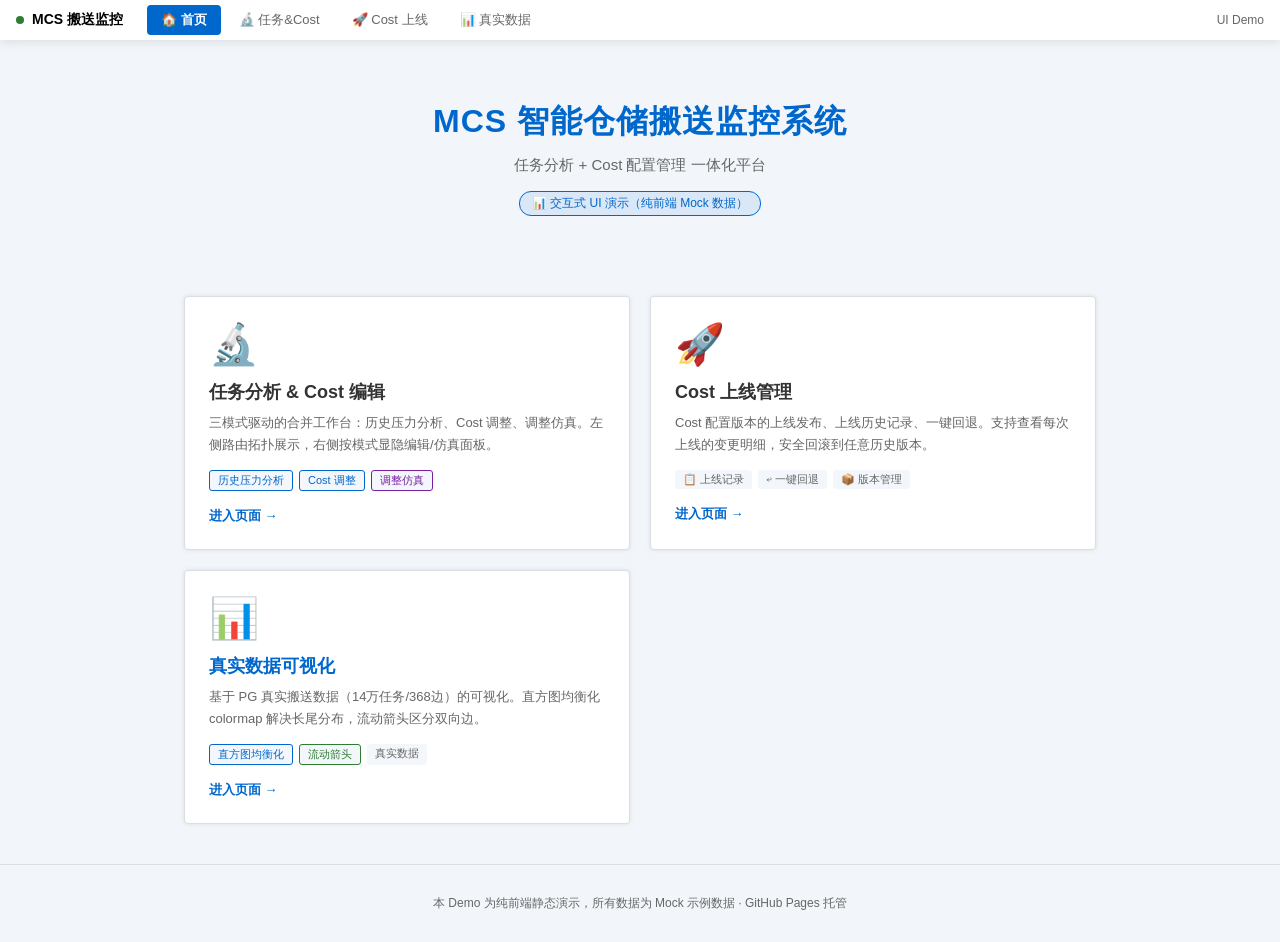
<file: index.html>
<!doctype html>
<html lang="zh-CN">
<head>
<meta charset="UTF-8" />
<meta name="viewport" content="width=device-width, initial-scale=1.0" />
<title>MCS 搬送监控系统 · UI Demo</title>
<link rel="stylesheet" href="assets/app.css" />
<link rel="stylesheet" href="assets/b19-components.css" />
<style>
  body { overflow: auto; height: auto; min-height: 100vh; }
  .hero {
    max-width: 960px;
    margin: 0 auto;
    padding: 60px 24px 40px;
    text-align: center;
  }
  .hero h1 {
    font-size: 32px;
    color: var(--accent);
    margin-bottom: 12px;
    letter-spacing: 1px;
  }
  .hero .subtitle { color: var(--text-dim); font-size: 15px; margin-bottom: 8px; }
  .hero .badge {
    display: inline-block;
    background: rgba(0,103,204,0.10);
    border: 1px solid var(--accent);
    color: var(--accent);
    padding: 3px 12px;
    border-radius: 12px;
    font-size: 12px;
    margin-top: 8px;
  }
  .cards {
    display: grid;
    grid-template-columns: repeat(auto-fit, minmax(340px, 1fr));
    gap: 20px;
    max-width: 960px;
    margin: 40px auto;
    padding: 0 24px;
  }
  .card {
    background: #fff;
    border: 1px solid #DBDEE3;
    border-radius: 4px;
    padding: 24px;
    text-decoration: none;
    color: inherit;
    transition: box-shadow 0.15s, border-color 0.15s;
    display: block;
    box-shadow: 0 0 4px 0 rgba(0,0,0,0.1);
  }
  .card:hover {
    border-color: #a3d3f5;
    box-shadow: 0 2px 12px rgba(0,103,204,0.15);
  }
  .card .icon { font-size: 40px; margin-bottom: 12px; }
  .card h2 { font-size: 18px; margin-bottom: 8px; color: #333; }
  .card h2.merged { color: #333; }
  .card h2.apply { color: #333; }
  .card p { color: var(--text-dim); font-size: 13px; line-height: 1.7; margin-bottom: 14px; }
  .card .tags { display: flex; gap: 6px; flex-wrap: wrap; }
  .card .tag {
    font-size: 11px;
    padding: 2px 8px;
    border-radius: 3px;
    background: var(--panel-2);
    color: var(--text-dim);
  }
  .card .tag.t-pressure { color: var(--mode-pressure); border:1px solid var(--mode-pressure); }
  .card .tag.t-cost { color: var(--mode-cost); border:1px solid var(--mode-cost); }
  .card .tag.t-sim { color: var(--mode-sim); border:1px solid var(--mode-sim); }
  .card .go {
    margin-top: 16px;
    color: var(--accent);
    font-size: 13px;
    font-weight: bold;
  }
  .footer {
    text-align: center;
    color: var(--text-dim);
    font-size: 12px;
    padding: 30px;
    border-top: 1px solid var(--border);
    margin-top: 40px;
  }
</style>
</head>
<body>
  <nav class="app-nav">
  <div class="logo"><span class="dot"></span>MCS 搬送监控</div>
   <div class="nav-links">
    <a class="active" href="index.html">🏠 首页</a>
    <a href="task-cost-merge.html">🔬 任务&amp;Cost</a>
    <a href="cost-apply.html">🚀 Cost 上线</a>
    <a href="real-viz.html">📊 真实数据</a>
   </div>
  <div class="spacer"></div>
  <div class="user">UI Demo</div>
</nav>

  <div class="hero">
    <h1>MCS 智能仓储搬送监控系统</h1>
    <div class="subtitle">任务分析 + Cost 配置管理 一体化平台</div>
    <div class="badge">📊 交互式 UI 演示（纯前端 Mock 数据）</div>
  </div>

  <div class="cards">
    <a class="card" href="task-cost-merge.html">
      <div class="icon">🔬</div>
      <h2 class="merged">任务分析 & Cost 编辑</h2>
      <p>三模式驱动的合并工作台：历史压力分析、Cost 调整、调整仿真。左侧路由拓扑展示，右侧按模式显隐编辑/仿真面板。</p>
      <div class="tags">
        <span class="tag t-pressure">历史压力分析</span>
        <span class="tag t-cost">Cost 调整</span>
        <span class="tag t-sim">调整仿真</span>
      </div>
      <div class="go">进入页面 →</div>
    </a>

    <a class="card" href="cost-apply.html">
      <div class="icon">🚀</div>
      <h2 class="apply">Cost 上线管理</h2>
      <p>Cost 配置版本的上线发布、上线历史记录、一键回退。支持查看每次上线的变更明细，安全回滚到任意历史版本。</p>
      <div class="tags">
        <span class="tag">📋 上线记录</span>
        <span class="tag">↩ 一键回退</span>
        <span class="tag">📦 版本管理</span>
      </div>
      <div class="go">进入页面 →</div>
    </a>

    <a class="card" href="real-viz.html">
      <div class="icon">📊</div>
      <h2 style="color:var(--mode-pressure)">真实数据可视化</h2>
      <p>基于 PG 真实搬送数据（14万任务/368边）的可视化。直方图均衡化 colormap 解决长尾分布，流动箭头区分双向边。</p>
      <div class="tags">
        <span class="tag" style="color:var(--mode-cost);border:1px solid var(--mode-cost)">直方图均衡化</span>
        <span class="tag" style="color:var(--success);border:1px solid var(--success)">流动箭头</span>
        <span class="tag">真实数据</span>
      </div>
      <div class="go">进入页面 →</div>
    </a>
  </div>

  <div class="footer">
    本 Demo 为纯前端静态演示，所有数据为 Mock 示例数据 · GitHub Pages 托管
  </div>
</body>
</html>
</file>
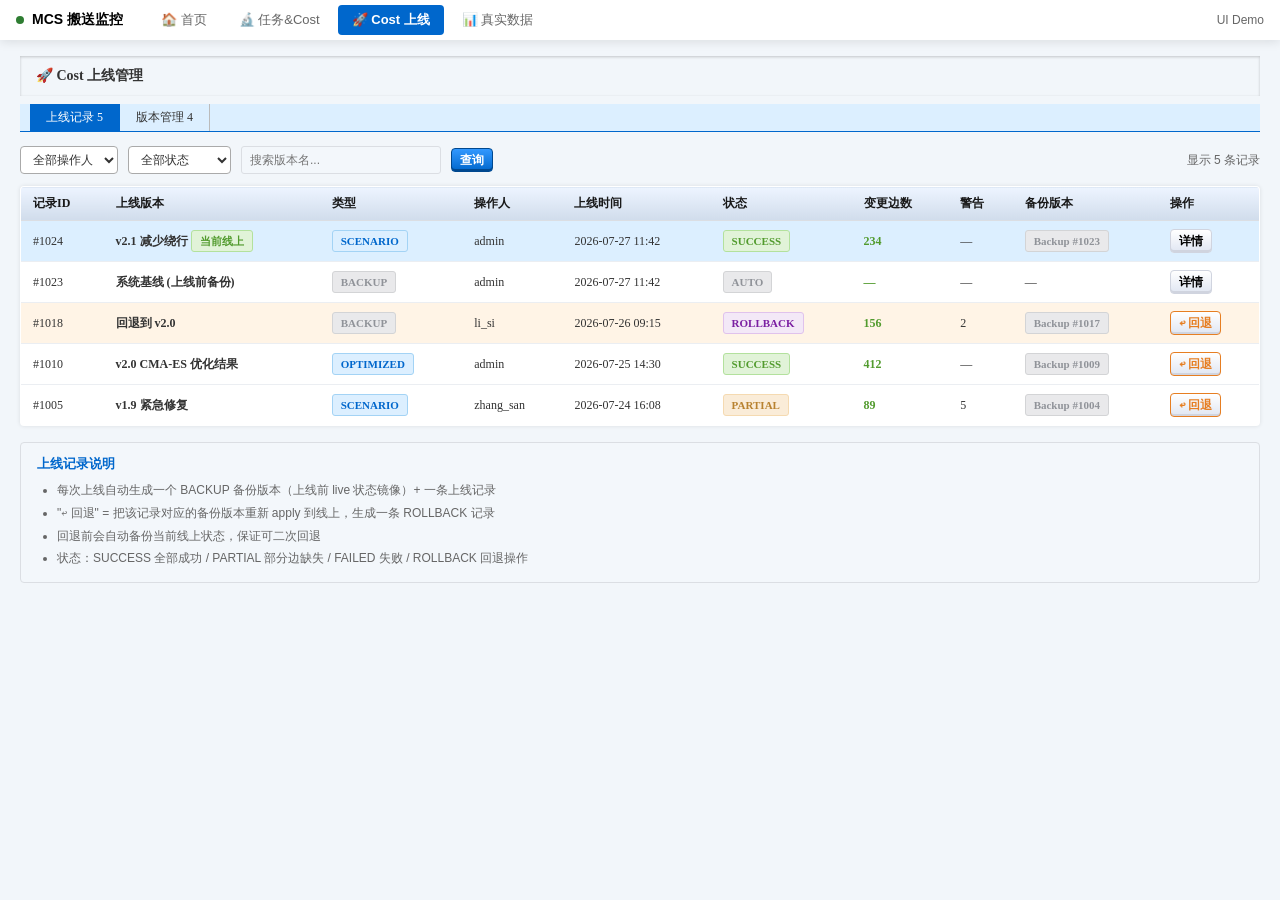
<file: cost-apply.html>
<!doctype html>
<html lang="zh-CN">
<head>
<meta charset="UTF-8" />
<meta name="viewport" content="width=device-width, initial-scale=1.0" />
<title>Cost 上线管理 · MCS</title>
<link rel="stylesheet" href="assets/app.css" />
<link rel="stylesheet" href="assets/b19-components.css" />
<style>
  body { overflow: auto; height: auto; min-height: 100vh; }
  .page-wrap { max-width: 1400px; margin: 0 auto; padding: 16px 20px 40px; }

  .toolbar-row { display: flex; gap: 10px; margin-bottom: 12px; align-items: center; flex-wrap: wrap; }

  .info-box { margin-top: 16px; padding: 12px 16px; background: #F3F7FB; border: 1px solid #DBDEE3; border-radius: 4px; }
  .info-box .ib-title { color: #0067CC; font-size: 13px; margin-bottom: 6px; font-weight: bold; }
  .info-box ul { color: #666; font-size: 12px; line-height: 1.9; padding-left: 20px; }

  /* 版本卡片网格 */
  .version-grid { display: grid; grid-template-columns: repeat(auto-fill, minmax(320px, 1fr)); gap: 14px; }
  .version-card { background: #fff; border: 1px solid #DBDEE3; border-radius: 4px; padding: 14px; box-shadow: 0 0 4px rgba(0,0,0,0.1); transition: box-shadow 0.15s; }
  .version-card:hover { box-shadow: 0 2px 10px rgba(0,103,204,0.18); border-color: #a3d3f5; }
  .version-card.current { border-color: #529b2e; border-width: 2px; }
  .vc-header { display: flex; justify-content: space-between; align-items: flex-start; margin-bottom: 10px; }
  .vc-name { font-weight: bold; font-size: 14px; color: #333; }
  .vc-meta { font-size: 11px; color: #666; margin: 3px 0; }
  .vc-actions { display: flex; gap: 6px; margin-top: 12px; padding-top: 10px; border-top: 1px solid #EBEEF2; }
  .vc-stat { display: flex; gap: 14px; margin: 8px 0; }
  .vc-stat .item { font-size: 11px; color: #666; }
  .vc-stat .item b { font-size: 16px; color: #0067CC; display: block; font-weight: 700; }
  .vc-stat .item.success b { color: #529b2e; }

  .target-box { background: #F3F7FB; padding: 10px 12px; border-radius: 4px; border-left: 3px solid #0067CC; margin: 12px 0; font-size: 13px; }
  .warn-box { background: #faecd8; border: 1px solid #f5dab1; border-radius: 4px; padding: 10px; margin: 12px 0; font-size: 12px; line-height: 1.6; color: #b88230; }
  .diff-preview { background: #F3F7FB; border: 1px solid #DBDEE3; border-radius: 4px; padding: 8px; max-height: 200px; overflow-y: auto; margin: 10px 0; font-family: Consolas, monospace; font-size: 11px; }
  .diff-row { display: flex; justify-content: space-between; padding: 3px 6px; }
  .diff-row:hover { background: #DCEFFF; }
  .diff-old { color: #D50201; }
  .diff-new { color: #529b2e; }

  .toast { position: fixed; top: 56px; left: 50%; transform: translateX(-50%); background: #529b2e; color: #fff; padding: 10px 22px; border-radius: 4px; font-size: 13px; z-index: 300; box-shadow: 0 4px 16px rgba(0,0,0,0.2); display: none; }
  .toast.show { display: block; }
</style>
</head>
<body>
<nav class="app-nav">
  <div class="logo"><span class="dot"></span>MCS 搬送监控</div>
   <div class="nav-links">
    <a href="index.html">🏠 首页</a>
    <a href="task-cost-merge.html">🔬 任务&amp;Cost</a>
    <a class="active" href="cost-apply.html">🚀 Cost 上线</a>
    <a href="real-viz.html">📊 真实数据</a>
   </div>
  <div class="spacer"></div>
  <div class="user">UI Demo</div>
</nav>

<div class="page-wrap">
  <div class="b19-page-title">🚀 Cost 上线管理</div>

  <div class="b19-tabs" style="margin-bottom:14px">
    <div class="b19-tab is-active" data-tab="records">上线记录 <span id="recCount">5</span></div>
    <div class="b19-tab" data-tab="versions">版本管理 <span>4</span></div>
  </div>

  <!-- ===== 上线记录 ===== -->
  <div id="tab-records">
    <div class="toolbar-row">
      <select class="b19-select" id="filterOperator">
        <option value="">全部操作人</option>
        <option>admin</option><option>li_si</option><option>zhang_san</option>
      </select>
      <select class="b19-select" id="filterStatus">
        <option value="">全部状态</option>
        <option>SUCCESS</option><option>PARTIAL</option><option>ROLLBACK</option>
      </select>
      <input type="text" class="b19-input" id="searchInput" placeholder="搜索版本名..." style="width:200px"/>
      <button class="b19-btn b19-btn-sm b19-btn-primary" onclick="applyFilter()">查询</button>
      <div style="flex:1"></div>
      <span style="color:#666;font-size:12px" id="recordHint">显示 5 条记录</span>
    </div>

    <table class="b19-table">
      <thead>
        <tr>
          <th>记录ID</th><th>上线版本</th><th>类型</th><th>操作人</th><th>上线时间</th>
          <th>状态</th><th>变更边数</th><th>警告</th><th>备份版本</th><th>操作</th>
        </tr>
      </thead>
      <tbody id="recordBody"></tbody>
    </table>

    <div class="info-box">
      <div class="ib-title">上线记录说明</div>
      <ul>
        <li>每次上线自动生成一个 BACKUP 备份版本（上线前 live 状态镜像）+ 一条上线记录</li>
        <li>"↩ 回退" = 把该记录对应的备份版本重新 apply 到线上，生成一条 ROLLBACK 记录</li>
        <li>回退前会自动备份当前线上状态，保证可二次回退</li>
        <li>状态：SUCCESS 全部成功 / PARTIAL 部分边缺失 / FAILED 失败 / ROLLBACK 回退操作</li>
      </ul>
    </div>
  </div>

  <!-- ===== 版本管理 ===== -->
  <div id="tab-versions" style="display:none">
    <div class="toolbar-row">
      <button class="b19-btn b19-btn-sm b19-btn-primary" onclick="showToast('演示环境：新建版本功能在真实系统中从当前线上配置克隆')">+ 新建版本</button>
      <select class="b19-select" id="filterType">
        <option value="">全部类型</option><option>SCENARIO</option><option>BACKUP</option><option>OPTIMIZED</option>
      </select>
    </div>
    <div class="version-grid" id="versionGrid"></div>
  </div>
</div>

<!-- 回退弹窗（b19-modal） -->
<div class="b19-modal-mask" id="rollbackModal">
  <div class="b19-modal">
    <div class="b19-modal-header">
      <span>⚠️ 确认回退到历史版本？</span>
      <button class="b19-btn b19-btn-sm" onclick="closeModal()">✕</button>
    </div>
    <div class="b19-modal-body" id="modalBody"></div>
    <div class="b19-modal-footer">
      <button class="b19-btn b19-btn-sm" onclick="closeModal()">取消</button>
      <button class="b19-btn b19-btn-sm b19-btn-warn" onclick="confirmRollback()">⚠️ 确认回退</button>
    </div>
  </div>
</div>

<div class="toast" id="toast"></div>

<script>
const records = [
  { id:1024, version:'v2.1 减少绕行', type:'SCENARIO', operator:'admin', time:'2026-07-27 11:42', status:'SUCCESS', modified:234, warnings:0, backup:1023, current:true,
    details:[{s:'STK-C01',d:'MIFA-01',o:100,n:80},{s:'STK-D01',d:'MIFA-02',o:95,n:70}] },
  { id:1023, version:'系统基线 (上线前备份)', type:'BACKUP', operator:'admin', time:'2026-07-27 11:42', status:'AUTO', modified:0, warnings:0, backup:null, isBackup:true },
  { id:1018, version:'回退到 v2.0', type:'BACKUP', operator:'li_si', time:'2026-07-26 09:15', status:'ROLLBACK', modified:156, warnings:2, backup:1017,
    details:[{s:'STK-C01',d:'MIFA-01',o:80,n:100}] },
  { id:1010, version:'v2.0 CMA-ES 优化结果', type:'OPTIMIZED', operator:'admin', time:'2026-07-25 14:30', status:'SUCCESS', modified:412, warnings:0, backup:1009,
    details:[{s:'STK-A02',d:'MIFA-01',o:110,n:85}] },
  { id:1005, version:'v1.9 紧急修复', type:'SCENARIO', operator:'zhang_san', time:'2026-07-24 16:08', status:'PARTIAL', modified:89, warnings:5, backup:1004,
    details:[{s:'BUF-31C01',d:'BUF-31C02',o:135,n:120}] },
];
const versions = [
  { id:1, name:'v2.1 减少绕行', type:'SCENARIO', notes:'降低高频 STOCKER 边 cost，引导绕行', operator:'admin', time:'2026-07-27 11:42', modified:234, total:1567, current:true },
  { id:2, name:'v2.2 实验版本', type:'SCENARIO', notes:'测试用，尚未上线', operator:'admin', time:'2026-07-27 14:20', total:1567 },
  { id:3, name:'v2.0 CMA-ES 优化', type:'OPTIMIZED', notes:'算法自动优化生成', operator:'system', time:'2026-07-25 14:00', total:1567 },
  { id:4, name:'系统基线 (备份)', type:'BACKUP', notes:'#1024 上线前自动备份', operator:'admin', time:'2026-07-27 11:42', total:1567, isBackup:true },
];
let pendingRollbackId = null;

const tagMap = { SUCCESS:'success', PARTIAL:'warning', FAILED:'danger', ROLLBACK:'purple', AUTO:'info' };
const typeTagMap = { SCENARIO:'primary', BACKUP:'info', OPTIMIZED:'primary' };

function renderRecords(list) {
  const tbody = document.getElementById('recordBody');
  if (!list.length) { tbody.innerHTML = '<tr><td colspan="10" style="text-align:center;color:#999;padding:40px">无匹配记录</td></tr>'; return; }
  tbody.innerHTML = list.map(r => {
    const rowCls = r.current ? 'row-current' : (r.status==='ROLLBACK' ? 'row-rollback' : '');
    const statusTag = `<span class="b19-tag b19-tag-${tagMap[r.status]}">${r.status}</span>`;
    const typeTag = `<span class="b19-tag b19-tag-${typeTagMap[r.type]}">${r.type}</span>`;
    const currentBadge = r.current ? '<span class="b19-tag b19-tag-success">当前线上</span>' : '';
    const backupCell = r.backup ? `<span class="b19-tag b19-tag-info">Backup #${r.backup}</span>` : '—';
    const canRollback = r.backup !== null || r.status === 'ROLLBACK';
    const actionBtn = r.current
      ? `<button class="b19-btn b19-btn-sm" onclick="showRecordDetail(${r.id})">详情</button>`
      : (canRollback
        ? `<button class="b19-btn b19-btn-sm b19-btn-warn" onclick="openRollback(${r.id})">↩ 回退</button>`
        : `<button class="b19-btn b19-btn-sm" onclick="showRecordDetail(${r.id})">详情</button>`);
    return `<tr class="${rowCls}">
      <td>#${r.id}</td><td><b>${r.version}</b> ${currentBadge}</td><td>${typeTag}</td>
      <td>${r.operator}</td><td>${r.time}</td><td>${statusTag}</td>
      <td style="color:#529b2e;font-weight:bold">${r.modified||'—'}</td><td>${r.warnings||'—'}</td>
      <td>${backupCell}</td><td>${actionBtn}</td>
    </tr>`;
  }).join('');
  document.getElementById('recCount').textContent = list.length;
  document.getElementById('recordHint').textContent = `显示 ${list.length} 条记录`;
}

function applyFilter() {
  const op = document.getElementById('filterOperator').value;
  const st = document.getElementById('filterStatus').value;
  const kw = document.getElementById('searchInput').value.trim().toLowerCase();
  renderRecords(records.filter(r => (!op||r.operator===op) && (!st||r.status===st) && (!kw||r.version.toLowerCase().includes(kw))));
}

function showRecordDetail(id) {
  const r = records.find(x => x.id === id);
  showToast(`记录 #${id}：${r.version}（${r.status}），变更 ${r.modified} 条边`);
}

function openRollback(id) {
  const r = records.find(x => x.id === id);
  pendingRollbackId = id;
  const targetVer = r.status === 'ROLLBACK' ? r.version : (r.backup ? `Backup #${r.backup}` : r.version);
  const diffHtml = (r.details||[]).map(d => `<div class="diff-row"><span>${d.s} → ${d.d}</span><span><span class="diff-old">${d.o}</span> → <span class="diff-new">${d.n}</span></span></div>`).join('') || '<div style="text-align:center;color:#999;padding:12px">该备份为完整快照，回退将恢复全部边</div>';
  document.getElementById('modalBody').innerHTML = `
    <p>你即将把线上 Cost 配置 <b>回退到</b>：</p>
    <div class="target-box">📦 <b>${targetVer}</b><br><span style="color:#666;font-size:11px">来源于 ${r.time} 由 ${r.operator} 的${r.status==='ROLLBACK'?'回退':'上线'}操作</span></div>
    <div class="warn-box">⚠️ 回退会<b>覆盖当前线上</b>配置。系统会先自动备份当前状态（生成新 BACKUP），确保可再次回退。</div>
    <p>变更预览：</p>
    <div class="diff-preview">${diffHtml}<div style="text-align:center;color:#999;padding:4px">... 共 ${r.modified||'全部'} 条变更</div></div>`;
  document.getElementById('rollbackModal').classList.add('is-open');
}
function closeModal() { document.getElementById('rollbackModal').classList.remove('is-open'); pendingRollbackId = null; }
function confirmRollback() {
  const r = records.find(x => x.id === pendingRollbackId);
  closeModal();
  const newId = Math.max(...records.map(x=>x.id)) + 1;
  records.unshift({ id:newId, version:`回退到 ${r.version}`, type:'BACKUP', operator:'demo_user', time:new Date().toLocaleString('zh-CN',{hour12:false}).replace(/\//g,'-'), status:'ROLLBACK', modified:r.modified||0, warnings:0, backup:newId+1 });
  records.forEach(x => { if (x.id !== r.id) x.current = false; });
  applyFilter();
  showToast(`✅ 已回退到「${r.version}」，生成新记录 #${newId}，当前线上已更新`);
}

function renderVersions(list) {
  document.getElementById('versionGrid').innerHTML = list.map(v => {
    const cls = v.current ? 'current' : '';
    const currentBadge = v.current ? '<span class="b19-tag b19-tag-success">当前线上</span>' : '';
    const statMini = v.modified !== undefined
      ? `<div class="vc-stat"><div class="item success"><b>${v.modified}</b>变更边</div><div class="item"><b>${v.total}</b>总边数</div></div>`
      : `<div class="vc-stat"><div class="item"><b>${v.total}</b>总边数</div></div>`;
    let actions;
    if (v.current) actions = `<button class="b19-btn b19-btn-sm" style="flex:1" onclick="location.href='task-cost-merge.html'">查看详情</button><button class="b19-btn b19-btn-sm" disabled style="flex:1">已上线</button>`;
    else if (v.isBackup) actions = `<button class="b19-btn b19-btn-sm" style="flex:1" onclick="location.href='task-cost-merge.html'">查看详情</button><button class="b19-btn b19-btn-sm b19-btn-warn" style="flex:1" onclick="showToast('演示：回退到此备份版本')">↩ 回退到此</button>`;
    else actions = `<button class="b19-btn b19-btn-sm" style="flex:1" onclick="location.href='task-cost-merge.html'">编辑</button><button class="b19-btn b19-btn-sm b19-btn-primary" style="flex:1" onclick="showToast('演示：上线 ${v.name}')">🚀 上线</button>`;
    return `<div class="version-card ${cls}">
      <div class="vc-header"><div class="vc-name">${v.name} ${currentBadge}</div><span class="b19-tag b19-tag-${typeTagMap[v.type]}">${v.type}</span></div>
      <div class="vc-meta">📝 ${v.notes||'无备注'}</div>
      <div class="vc-meta">👤 ${v.operator} · 🕐 ${v.time}</div>
      ${statMini}
      <div class="vc-actions">${actions}</div>
    </div>`;
  }).join('');
}
document.getElementById('filterType').addEventListener('change', e => renderVersions(e.target.value ? versions.filter(v=>v.type===e.target.value) : versions));

document.querySelectorAll('.b19-tab').forEach(t => {
  t.addEventListener('click', () => {
    document.querySelectorAll('.b19-tab').forEach(x => x.classList.remove('is-active'));
    t.classList.add('is-active');
    const tab = t.dataset.tab;
    document.getElementById('tab-records').style.display = tab === 'records' ? '' : 'none';
    document.getElementById('tab-versions').style.display = tab === 'versions' ? '' : 'none';
  });
});

let toastTimer;
function showToast(msg) {
  const el = document.getElementById('toast');
  el.textContent = msg; el.classList.add('show');
  clearTimeout(toastTimer); toastTimer = setTimeout(() => el.classList.remove('show'), 3000);
}

renderRecords(records);
renderVersions(versions);
</script>
</body>
</html>
</file>
<file: assets/app.css>
/* ===== MCS Demo 共享样式（对齐 b19 浅色工业主题） ===== */
:root {
  --bg: #F2F6FA;            /* 页面背景（b19 主区域） */
  --panel: #FFFFFF;         /* 卡片/面板 */
  --panel-2: #F3F7FB;       /* 次级面板/表头底 */
  --border: #DBDEE3;        /* 卡片边框（b19 实线） */
  --text: #333333;          /* 主文字（b19） */
  --text-dim: #666666;      /* 次要文字 */
  --accent: #0067CC;        /* 主色（b19 primary） */
  --accent-2: #e67e22;      /* 强调橙 */
  --success: #2e7d32;
  --danger: #D50201;        /* b19 danger */
  --warn: #e67e22;
  --info: #0067CC;
  --mode-pressure: #0067CC;
  --mode-cost: #0067CC;
  --mode-sim: #7b1fa2;
  --rt-macro: #0067CC;
  --rt-micro: #2e7d32;
  --rt-planned: #e67e22;
  --rt-cost: #c62828;
}
* { box-sizing: border-box; margin: 0; padding: 0; }
html { height: 100vh; }
body {
  font-family: 'Microsoft YaHei', -apple-system, sans-serif;
  background: var(--bg);
  color: var(--text);
  height: 100vh;
  overflow: hidden;
  font-size: 13px;
}

/* ===== 全局顶部导航（b19 风格：白底 + 阴影 + 主色选中） ===== */
.app-nav {
  height: 40px;
  background: var(--panel);
  display: flex;
  align-items: center;
  padding: 0 16px;
  gap: 8px;
  box-shadow: 0 2px 10px rgba(0,0,0,0.10);
  flex-shrink: 0;
  position: relative;
  z-index: 50;
}
.app-nav .logo {
  font-weight: bold;
  color: #000;
  font-size: 14px;
  display: flex;
  align-items: center;
  gap: 8px;
  white-space: nowrap;
  margin-right: 16px;
}
.app-nav .logo .dot {
  width: 8px; height: 8px;
  background: var(--success);
  border-radius: 50%;
}
.app-nav .nav-links { display: flex; gap: 4px; }
.app-nav .nav-links a {
  color: var(--text-dim);
  padding: 6px 14px;
  border-radius: 4px;
  cursor: pointer;
  text-decoration: none;
  font-size: 13px;
  transition: all 0.15s;
}
.app-nav .nav-links a:hover { color: var(--accent); background: #DCEFFF; }
.app-nav .nav-links a.active { background: var(--accent); color: #fff; font-weight: bold; }
.app-nav .spacer { flex: 1; }
.app-nav .user { color: var(--text-dim); font-size: 12px; }

/* ===== 通用控件 ===== */
.field { display: flex; align-items: center; gap: 6px; color: var(--text-dim); font-size: 12px; }
.field label { white-space: nowrap; }
select, input[type="text"], input[type="number"] {
  background: var(--panel-2);
  border: 1px solid var(--border);
  color: var(--text);
  padding: 5px 8px;
  border-radius: 3px;
  font-size: 12px;
  outline: none;
  font-family: inherit;
}
select:focus, input:focus { border-color: var(--accent); }

.btn {
  background: linear-gradient(180deg,#FFFFFF 0%,#E0E6F2 100%);
  border: 1px solid #D0D4DF;
  color: #000;
  padding: 5px 12px;
  border-radius: 4px;
  cursor: pointer;
  font-size: 12px;
  transition: all 0.15s;
  font-family: inherit;
}
.btn:hover { border-color: var(--accent); color: var(--accent); }
.btn-primary { background: linear-gradient(180deg,#3399FF 0%,#0067CC 100%); color:#fff; border-color:#00488F; font-weight:bold;}
.btn-primary:hover { background:linear-gradient(180deg,#4da9ff 0%,#0077e0 100%); color:#fff;}
.btn-sm { padding: 3px 8px; font-size: 11px; }
.btn-danger { color: var(--danger); border-color: var(--danger); }
.btn-danger:hover { background: var(--danger); color:#fff;}
.btn-warn { color: var(--warn); border-color: var(--warn); }
.btn-warn:hover { background: var(--warn); color:#fff;}

.stat-pill {
  background: #DCEFFF;
  border: 1px solid var(--accent);
  color: var(--accent);
  padding: 4px 10px;
  border-radius: 12px;
  font-size: 11px;
  white-space: nowrap;
}

.hidden { display: none !important; }

/* 滚动条 */
::-webkit-scrollbar { width: 6px; height: 6px; }
::-webkit-scrollbar-thumb { background: var(--border); border-radius: 3px; }
::-webkit-scrollbar-track { background: transparent; }
</file>
<file: assets/b19-components.css>
/* ===== b19 组件样式（照搬 b19 项目的 Element Plus / DevExtreme 覆盖配方） ===== */
/* 各页面引入此文件 + app.css，控件即可对齐 b19 风格 */

/* ---------- 按钮（b19 渐变立体） ---------- */
.b19-btn {
  display: inline-flex; align-items: center; justify-content: center;
  font-family: "Microsoft YaHei"; font-size: 13px; font-weight: bold;
  height: 28px; min-width: 72px; padding: 0 12px;
  border-radius: 4px; cursor: pointer; border: 1px solid #D0D4DF;
  background-image: linear-gradient(180deg, #FFFFFF 0%, #E0E6F2 100%);
  box-shadow: inset 0 -2px 0 0 #D0D4DF;
  color: #000; transition: filter 0.15s;
}
.b19-btn:hover { filter: brightness(0.97); }
.b19-btn-primary {
  background-image: linear-gradient(180deg, #3399FF 0%, #0067CC 100%);
  box-shadow: inset 0 -2px 0 0 #00488F;
  border-color: #00488F; color: #fff;
}
.b19-btn-primary:hover { filter: brightness(1.05); }
.b19-btn-sm { height: 24px; min-width: auto; padding: 0 8px; font-size: 12px; }
.b19-btn-danger { color: #D50201; border-color: #D50201; }
.b19-btn-danger:hover { background: #D50201; color: #fff; }
.b19-btn-warn { color: #e67e22; border-color: #e67e22; }
.b19-btn-warn:hover { background: #e67e22; color: #fff; }
.b19-btn:disabled { opacity: 0.5; cursor: not-allowed; }

/* ---------- 表格（b19 表头渐变 + 行 hover 浅蓝） ---------- */
.b19-table {
  width: 100%; border-collapse: collapse; background: #fff;
  border: 1px solid #DBDEE3; border-radius: 4px; overflow: hidden;
  box-shadow: 0 0 4px 0 rgba(0,0,0,0.1);
  font-family: "Microsoft YaHei"; font-size: 12px;
}
.b19-table th {
  background-image: linear-gradient(180deg, #EDF4FF 0%, #D0DCEB 100%);
  color: #181818; font-weight: 700; font-size: 12px;
  padding: 8px 12px; text-align: left; border-bottom: 1px solid #DBDEE3;
  white-space: nowrap;
}
.b19-table td {
  padding: 8px 12px; border-bottom: 1px solid #EBEEF2;
  color: #333; white-space: nowrap;
}
.b19-table tr:hover td { background-color: #DCEFFF; }
.b19-table tr.row-current td { background-color: #DCEFFF; }
.b19-table tr.row-rollback td { background-color: #FFF4E6; }

/* ---------- 状态标签 Tag（b19 danger=#D50201，其余 Element Plus 默认） ---------- */
.b19-tag {
  display: inline-block; padding: 1px 8px; border-radius: 3px;
  font-size: 11px; font-weight: bold; line-height: 18px;
}
.b19-tag-success { background: #e1f3d8; color: #529b2e; border: 1px solid #b3e19d; }
.b19-tag-warning { background: #faecd8; color: #b88230; border: 1px solid #f5dab1; }
.b19-tag-danger  { background: #fde2e2; color: #D50201; border: 1px solid #fbc4c4; }
.b19-tag-info    { background: #e9e9eb; color: #909399; border: 1px solid #d3d4d6; }
.b19-tag-primary { background: #DCEFFF; color: #0067CC; border: 1px solid #a3d3f5; }
.b19-tag-purple  { background: #f3e8f7; color: #7b1fa2; border: 1px solid #e0c2ec; }

/* ---------- 卡片容器（b19 白底 + 边框 + 阴影 + 圆角） ---------- */
.b19-card {
  background: #fff; border: 1px solid #DBDEE3; border-radius: 4px;
  box-shadow: 0 0 4px 0 rgba(0,0,0,0.1);
}

/* ---------- 页头标题栏（b19 .zi-page-title 标志配方） ---------- */
.b19-page-title {
  display: flex; align-items: center; gap: 8px;
  height: 40px; padding-left: 16px; margin-bottom: 8px;
  background: #F2F6FA; box-shadow: inset 0 1px 3px 0 rgba(0,0,0,0.2);
  font-family: "Microsoft YaHei"; font-size: 14px; font-weight: 700; color: #333;
}

/* ---------- Tab 页签（b19 浅蓝头 + 主蓝激活） ---------- */
.b19-tabs { display: flex; background: #DCEFFF; border-bottom: 1px solid #0067CC; }
.b19-tab {
  padding: 5px 16px; cursor: pointer; font-size: 12px; color: #333;
  font-family: "PingFangSC-Semibold","Microsoft YaHei"; font-weight: 500;
  border-right: 1px solid #BBBBBB;
}
.b19-tab:first-child { margin-left: 10px; }
.b19-tab.is-active { background: #0067CC; color: #fff; border-color: #0067CC; }

/* ---------- 输入框 / 下拉（b19 28px 高 + 主色 focus） ---------- */
.b19-input, .b19-select {
  height: 28px; padding: 0 8px; font-size: 12px; font-family: "Microsoft YaHei";
  border: 1px solid #AAAAAA; border-radius: 4px; background: #fff; color: #333;
  outline: none; box-sizing: border-box;
}
.b19-input:focus, .b19-select:focus { border-color: #0067CC; }

/* ---------- 对话框（b19 标题加粗 + 浅遮罩） ---------- */
.b19-modal-mask {
  position: fixed; inset: 0; background: rgba(0,0,0,0.5);
  display: none; align-items: center; justify-content: center; z-index: 200;
}
.b19-modal-mask.is-open { display: flex; }
.b19-modal {
  background: #fff; border-radius: 6px; min-width: 420px; max-width: 92vw;
  max-height: 88vh; overflow: auto; box-shadow: 0 8px 32px rgba(0,0,0,0.2);
}
.b19-modal-header {
  height: 44px; padding: 0 20px; display: flex; align-items: center;
  justify-content: space-between; border-bottom: 1px solid #EBEEF2;
  font-size: 16px; font-weight: bold; color: #333; font-family: "Microsoft YaHei";
}
.b19-modal-body { padding: 20px; font-size: 12px; color: #181818; line-height: 1.7; }
.b19-modal-footer {
  padding: 10px 20px; border-top: 1px solid #EBEEF2;
  display: flex; justify-content: flex-end; gap: 8px;
}

/* ---------- 统计数字块 ---------- */
.b19-stat { display: flex; gap: 20px; padding: 10px 0; }
.b19-stat-item { font-size: 11px; color: #666; }
.b19-stat-item b { display: block; font-size: 18px; color: #0067CC; font-weight: 700; font-family: "Microsoft YaHei"; }
.b19-stat-item.danger b { color: #D50201; }
.b19-stat-item.success b { color: #529b2e; }
</file>
